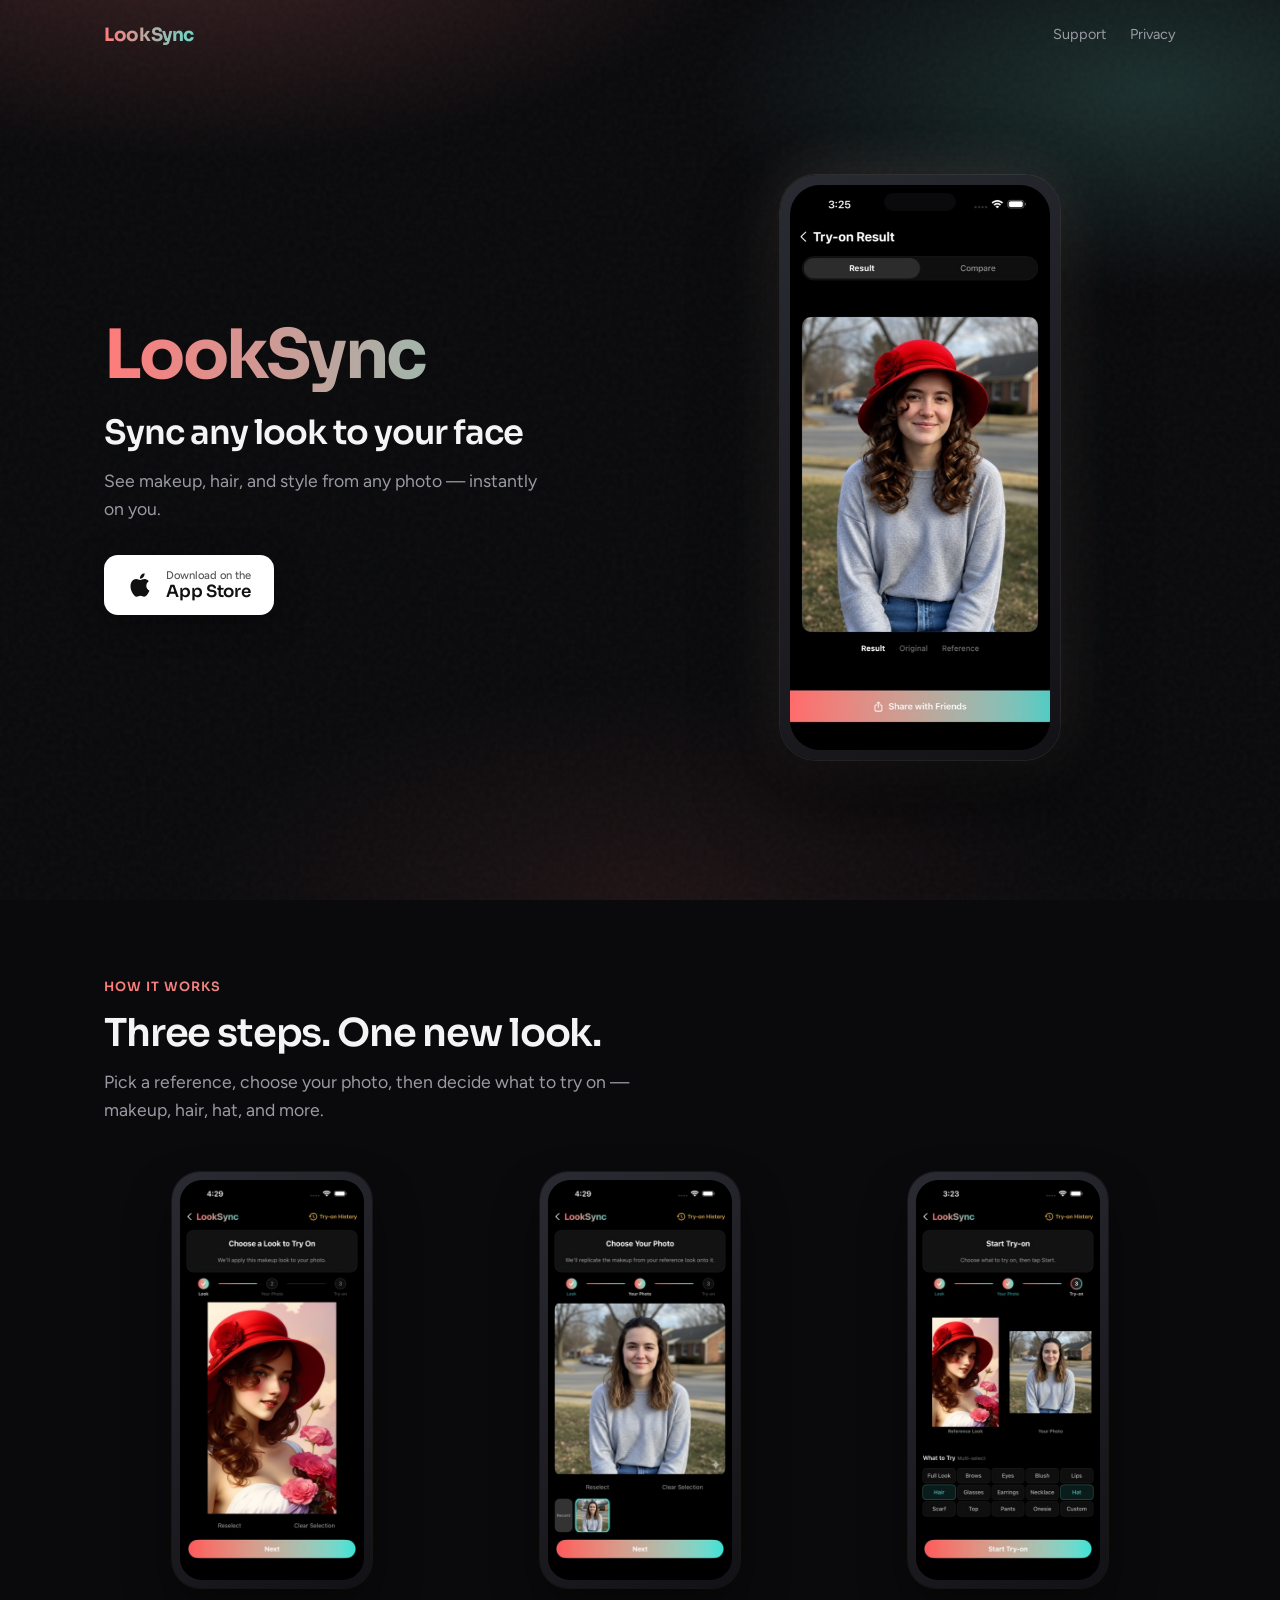
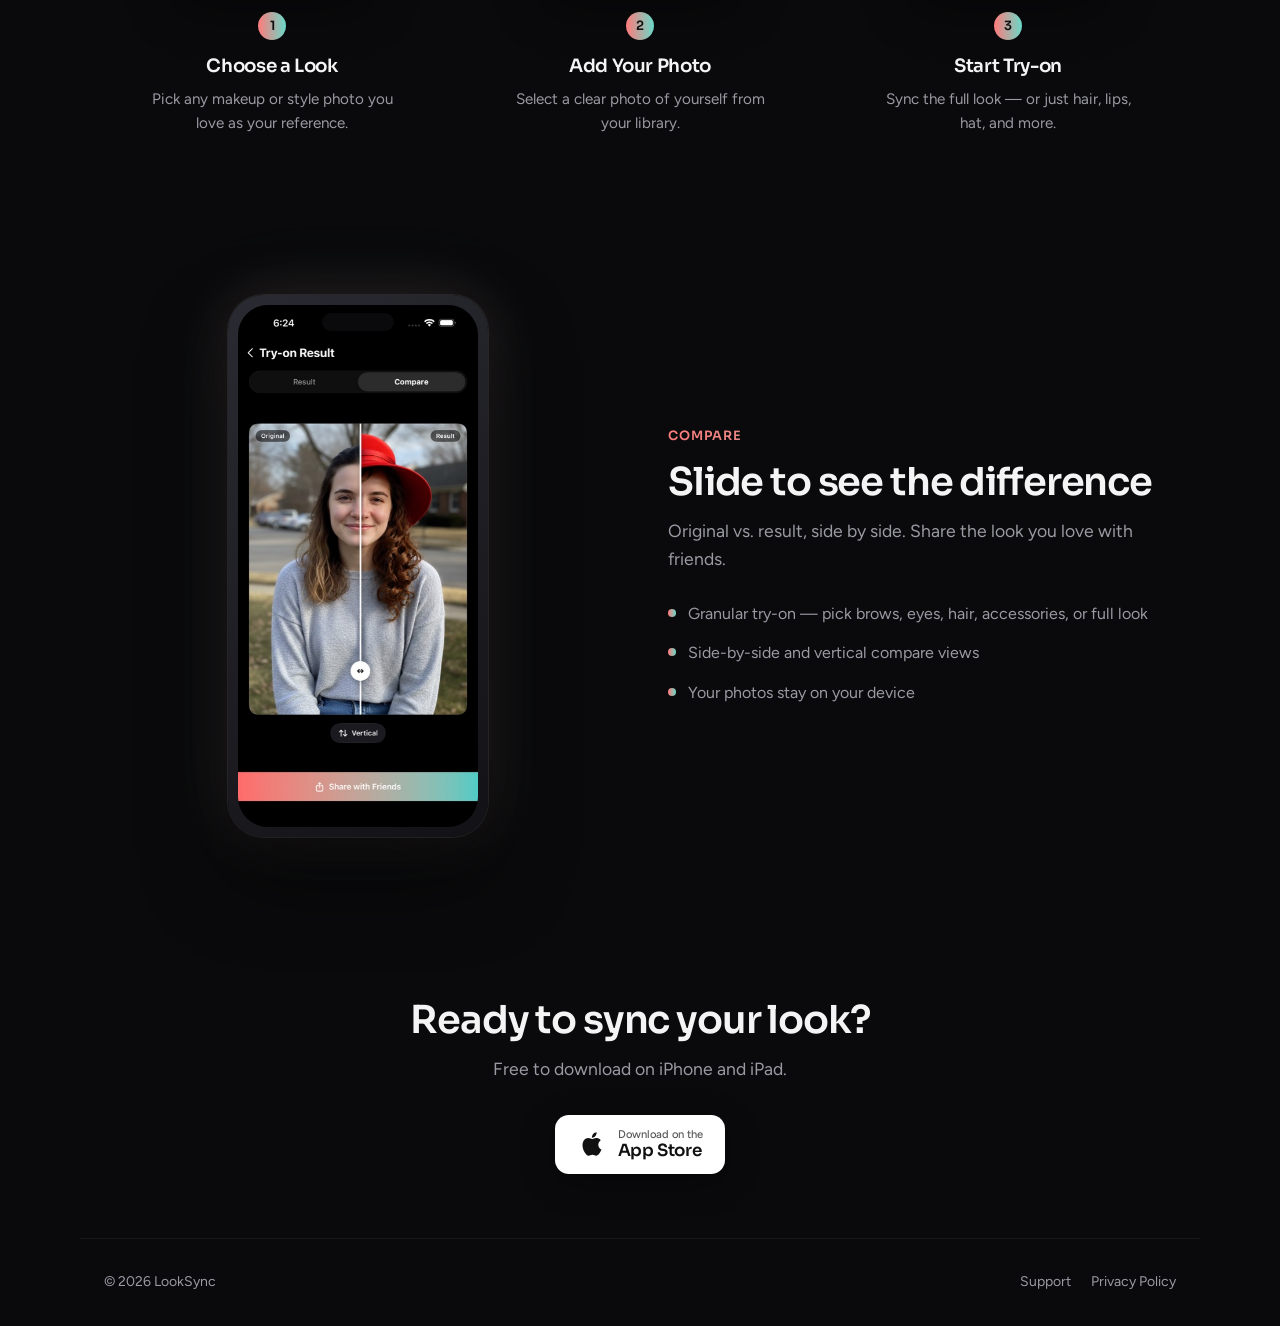
<file: index.html>
<!DOCTYPE html>
<html lang="en">
<head>
    <meta charset="UTF-8">
    <meta name="viewport" content="width=device-width, initial-scale=1.0">
    <title>LookSync — Sync any look to your face</title>
    <meta name="description" content="See any makeup look on your own face instantly. Sync stunning styles to your photos with LookSync.">
    <meta property="og:title" content="LookSync — Sync any look to your face">
    <meta property="og:description" content="See any makeup look on your own face instantly. Sync stunning styles to your photos.">
    <meta property="og:type" content="website">
    <link rel="preconnect" href="https://fonts.googleapis.com">
    <link rel="preconnect" href="https://fonts.gstatic.com" crossorigin>
    <link href="https://fonts.googleapis.com/css2?family=Figtree:wght@400;500;600&family=Sora:wght@500;600;700&display=swap" rel="stylesheet">
    <style>
        :root {
            --bg: #0a0a0c;
            --bg-elevated: #141418;
            --text: #f4f4f5;
            --text-muted: #9a9aa3;
            --coral: #ff7b7b;
            --teal: #6ad9c9;
            --gradient: linear-gradient(90deg, var(--coral) 0%, var(--teal) 100%);
            --max: 1120px;
            --phone-radius: 36px;
        }

        * {
            margin: 0;
            padding: 0;
            box-sizing: border-box;
        }

        html {
            scroll-behavior: smooth;
        }

        body {
            font-family: "Figtree", sans-serif;
            color: var(--text);
            background: var(--bg);
            line-height: 1.6;
            overflow-x: hidden;
        }

        a {
            color: inherit;
            text-decoration: none;
        }

        img {
            display: block;
            max-width: 100%;
            height: auto;
        }

        /* ——— Atmosphere ——— */
        .atmosphere {
            position: fixed;
            inset: 0;
            pointer-events: none;
            z-index: 0;
            background:
                radial-gradient(ellipse 80% 50% at 15% -10%, rgba(255, 123, 123, 0.22), transparent 55%),
                radial-gradient(ellipse 70% 45% at 90% 10%, rgba(106, 217, 201, 0.18), transparent 50%),
                radial-gradient(ellipse 60% 40% at 50% 100%, rgba(255, 123, 123, 0.08), transparent 60%),
                var(--bg);
        }

        .noise {
            position: fixed;
            inset: 0;
            pointer-events: none;
            z-index: 1;
            opacity: 0.035;
            background-image: url("data:image/svg+xml,%3Csvg viewBox='0 0 200 200' xmlns='http://www.w3.org/2000/svg'%3E%3Cfilter id='n'%3E%3CfeTurbulence type='fractalNoise' baseFrequency='0.85' numOctaves='4' stitchTiles='stitch'/%3E%3C/filter%3E%3Crect width='100%25' height='100%25' filter='url(%23n)'/%3E%3C/svg%3E");
        }

        .page {
            position: relative;
            z-index: 2;
        }

        /* ——— Nav ——— */
        .nav {
            display: flex;
            align-items: center;
            justify-content: space-between;
            max-width: var(--max);
            margin: 0 auto;
            padding: 1.25rem 1.5rem;
        }

        .nav-brand {
            font-family: "Sora", sans-serif;
            font-weight: 700;
            font-size: 1.15rem;
            letter-spacing: -0.02em;
            background: var(--gradient);
            -webkit-background-clip: text;
            background-clip: text;
            color: transparent;
        }

        .nav-links {
            display: flex;
            gap: 1.5rem;
            font-size: 0.9rem;
            color: var(--text-muted);
        }

        .nav-links a:hover {
            color: var(--text);
        }

        /* ——— Hero ——— */
        .hero {
            min-height: calc(100svh - 4.5rem);
            display: grid;
            grid-template-columns: 1fr 1fr;
            align-items: center;
            gap: 3rem;
            max-width: var(--max);
            margin: 0 auto;
            padding: 2rem 1.5rem 4rem;
        }

        .hero-copy {
            max-width: 32rem;
        }

        .brand {
            font-family: "Sora", sans-serif;
            font-weight: 700;
            font-size: clamp(2.75rem, 6vw, 4.25rem);
            letter-spacing: -0.04em;
            line-height: 1.05;
            margin-bottom: 1.25rem;
            background: var(--gradient);
            -webkit-background-clip: text;
            background-clip: text;
            color: transparent;
            animation: rise 0.9s ease-out both;
        }

        .hero h1 {
            font-family: "Sora", sans-serif;
            font-weight: 600;
            font-size: clamp(1.5rem, 3.2vw, 2.1rem);
            letter-spacing: -0.03em;
            line-height: 1.25;
            margin-bottom: 0.85rem;
            color: var(--text);
            animation: rise 0.9s ease-out 0.12s both;
        }

        .hero-lead {
            font-size: 1.1rem;
            color: var(--text-muted);
            margin-bottom: 2rem;
            max-width: 28rem;
            animation: rise 0.9s ease-out 0.22s both;
        }

        .cta-row {
            display: flex;
            flex-wrap: wrap;
            align-items: center;
            gap: 1rem;
            animation: rise 0.9s ease-out 0.32s both;
        }

        .btn-store {
            display: inline-flex;
            align-items: center;
            gap: 0.75rem;
            padding: 0.85rem 1.4rem;
            border-radius: 14px;
            background: #fff;
            color: #111;
            font-family: "Sora", sans-serif;
            font-weight: 600;
            font-size: 0.95rem;
            transition: transform 0.25s ease, box-shadow 0.25s ease;
            box-shadow: 0 8px 32px rgba(0, 0, 0, 0.35);
        }

        .btn-store:hover {
            transform: translateY(-2px);
            box-shadow: 0 12px 40px rgba(255, 123, 123, 0.25);
        }

        .btn-store svg {
            width: 28px;
            height: 28px;
            flex-shrink: 0;
        }

        .btn-store .btn-store-text {
            display: flex;
            flex-direction: column;
            line-height: 1.15;
            text-align: left;
        }

        .btn-store .btn-store-text small {
            font-family: "Figtree", sans-serif;
            font-weight: 500;
            font-size: 0.7rem;
            opacity: 0.7;
        }

        .btn-store .btn-store-text span {
            font-size: 1.05rem;
            letter-spacing: -0.02em;
        }

        .hero-visual {
            display: flex;
            justify-content: center;
            align-items: center;
            animation: float-in 1.1s ease-out 0.2s both;
        }

        .phone {
            position: relative;
            width: min(280px, 70vw);
            border-radius: var(--phone-radius);
            padding: 10px;
            background: linear-gradient(145deg, #2a2a32, #121216);
            box-shadow:
                0 0 0 1px rgba(255, 255, 255, 0.08),
                0 40px 80px rgba(0, 0, 0, 0.55),
                0 0 60px rgba(255, 123, 123, 0.12),
                0 0 80px rgba(106, 217, 201, 0.1);
            animation: float 6s ease-in-out infinite;
        }

        .phone::before {
            content: "";
            position: absolute;
            top: 18px;
            left: 50%;
            transform: translateX(-50%);
            width: 72px;
            height: 18px;
            background: #0a0a0c;
            border-radius: 12px;
            z-index: 2;
        }

        .phone img {
            width: 100%;
            border-radius: calc(var(--phone-radius) - 6px);
            aspect-ratio: 1320 / 2868;
            object-fit: cover;
            object-position: top center;
        }

        /* ——— Sections ——— */
        section {
            max-width: var(--max);
            margin: 0 auto;
            padding: 5rem 1.5rem;
        }

        .section-label {
            font-family: "Sora", sans-serif;
            font-size: 0.8rem;
            font-weight: 600;
            letter-spacing: 0.08em;
            text-transform: uppercase;
            background: var(--gradient);
            -webkit-background-clip: text;
            background-clip: text;
            color: transparent;
            margin-bottom: 0.75rem;
        }

        .section-title {
            font-family: "Sora", sans-serif;
            font-weight: 600;
            font-size: clamp(1.75rem, 3.5vw, 2.4rem);
            letter-spacing: -0.03em;
            line-height: 1.2;
            margin-bottom: 0.75rem;
        }

        .section-lead {
            color: var(--text-muted);
            font-size: 1.1rem;
            max-width: 36rem;
            margin-bottom: 3rem;
        }

        /* How it works */
        .steps {
            display: grid;
            grid-template-columns: repeat(3, 1fr);
            gap: 2rem;
        }

        .step {
            text-align: center;
        }

        .step-phone {
            width: min(200px, 55vw);
            margin: 0 auto 1.5rem;
            border-radius: 28px;
            padding: 8px;
            background: linear-gradient(145deg, #2a2a32, #121216);
            box-shadow:
                0 0 0 1px rgba(255, 255, 255, 0.06),
                0 24px 48px rgba(0, 0, 0, 0.4);
            transition: transform 0.35s ease;
        }

        .step:hover .step-phone {
            transform: translateY(-6px);
        }

        .step-phone img {
            width: 100%;
            border-radius: 22px;
            aspect-ratio: 1320 / 2868;
            object-fit: cover;
            object-position: top center;
        }

        .step-num {
            display: inline-flex;
            align-items: center;
            justify-content: center;
            width: 1.75rem;
            height: 1.75rem;
            border-radius: 50%;
            font-family: "Sora", sans-serif;
            font-size: 0.8rem;
            font-weight: 600;
            background: var(--gradient);
            color: #111;
            margin-bottom: 0.65rem;
        }

        .step h3 {
            font-family: "Sora", sans-serif;
            font-size: 1.15rem;
            font-weight: 600;
            letter-spacing: -0.02em;
            margin-bottom: 0.4rem;
        }

        .step p {
            color: var(--text-muted);
            font-size: 0.95rem;
            max-width: 16rem;
            margin: 0 auto;
        }

        /* Compare feature */
        .compare {
            display: grid;
            grid-template-columns: 1fr 1fr;
            gap: 3.5rem;
            align-items: center;
        }

        .compare-visual {
            display: flex;
            justify-content: center;
        }

        .compare-visual .phone {
            width: min(260px, 65vw);
            animation: none;
        }

        .compare-copy .section-lead {
            margin-bottom: 1.75rem;
        }

        .feature-list {
            list-style: none;
            display: flex;
            flex-direction: column;
            gap: 0.85rem;
        }

        .feature-list li {
            display: flex;
            align-items: flex-start;
            gap: 0.75rem;
            color: var(--text-muted);
            font-size: 1rem;
        }

        .feature-list li::before {
            content: "";
            flex-shrink: 0;
            width: 8px;
            height: 8px;
            margin-top: 0.5rem;
            border-radius: 50%;
            background: var(--gradient);
        }

        /* CTA band */
        .cta-band {
            text-align: center;
            padding: 5rem 1.5rem 4rem;
            max-width: var(--max);
            margin: 0 auto;
        }

        .cta-band .section-title {
            margin-bottom: 0.75rem;
        }

        .cta-band .section-lead {
            margin: 0 auto 2rem;
        }

        .cta-band .cta-row {
            justify-content: center;
        }

        /* Footer */
        .footer {
            border-top: 1px solid rgba(255, 255, 255, 0.06);
            padding: 2rem 1.5rem;
            max-width: var(--max);
            margin: 0 auto;
            display: flex;
            flex-wrap: wrap;
            justify-content: space-between;
            align-items: center;
            gap: 1rem;
            color: var(--text-muted);
            font-size: 0.875rem;
        }

        .footer-links {
            display: flex;
            gap: 1.25rem;
        }

        .footer-links a:hover {
            color: var(--text);
        }

        /* Reveal on scroll */
        .reveal {
            opacity: 0;
            transform: translateY(28px);
            transition: opacity 0.7s ease, transform 0.7s ease;
        }

        .reveal.visible {
            opacity: 1;
            transform: translateY(0);
        }

        /* ——— Animations ——— */
        @keyframes rise {
            from {
                opacity: 0;
                transform: translateY(24px);
            }
            to {
                opacity: 1;
                transform: translateY(0);
            }
        }

        @keyframes float-in {
            from {
                opacity: 0;
                transform: translateY(40px) scale(0.96);
            }
            to {
                opacity: 1;
                transform: translateY(0) scale(1);
            }
        }

        @keyframes float {
            0%, 100% { transform: translateY(0); }
            50% { transform: translateY(-12px); }
        }

        /* ——— Responsive ——— */
        @media (max-width: 900px) {
            .hero {
                grid-template-columns: 1fr;
                text-align: center;
                min-height: auto;
                padding-top: 1.5rem;
                gap: 2.5rem;
            }

            .hero-copy {
                max-width: none;
                margin: 0 auto;
            }

            .hero-lead {
                margin-left: auto;
                margin-right: auto;
            }

            .cta-row {
                justify-content: center;
            }

            .steps {
                grid-template-columns: 1fr;
                gap: 3rem;
            }

            .compare {
                grid-template-columns: 1fr;
                gap: 2.5rem;
                text-align: center;
            }

            .compare-copy .section-lead {
                margin-left: auto;
                margin-right: auto;
            }

            .feature-list {
                align-items: center;
            }

            .feature-list li {
                justify-content: center;
                text-align: left;
            }
        }

        @media (max-width: 480px) {
            .nav-links {
                gap: 1rem;
                font-size: 0.8rem;
            }

            .phone {
                width: min(240px, 72vw);
            }
        }

        @media (prefers-reduced-motion: reduce) {
            *, *::before, *::after {
                animation: none !important;
                transition: none !important;
            }

            .reveal {
                opacity: 1;
                transform: none;
            }
        }
    </style>
</head>
<body>
    <div class="atmosphere" aria-hidden="true"></div>
    <div class="noise" aria-hidden="true"></div>

    <div class="page">
        <nav class="nav">
            <a href="index.html" class="nav-brand">LookSync</a>
            <div class="nav-links">
                <a href="support.html">Support</a>
                <a href="privacy.html">Privacy</a>
            </div>
        </nav>

        <header class="hero">
            <div class="hero-copy">
                <p class="brand">LookSync</p>
                <h1>Sync any look to your face</h1>
                <p class="hero-lead">See makeup, hair, and style from any photo — instantly on you.</p>
                <div class="cta-row">
                    <a class="btn-store" href="https://apps.apple.com/us/app/looksync/id6756872054" target="_blank" rel="noopener noreferrer">
                        <svg viewBox="0 0 24 24" fill="currentColor" aria-hidden="true">
                            <path d="M18.71 19.5C17.88 20.74 17 21.95 15.66 21.97C14.32 22 13.89 21.18 12.37 21.18C10.84 21.18 10.37 21.95 9.09997 22C7.78997 22.05 6.79997 20.68 5.95997 19.47C4.24997 16.97 2.93997 12.45 4.69997 9.39C5.56997 7.87 7.12997 6.91 8.81997 6.88C10.1 6.86 11.32 7.75 12.11 7.75C12.89 7.75 14.37 6.68 15.92 6.84C16.57 6.87 18.39 7.1 19.56 8.82C19.47 8.88 17.39 10.1 17.41 12.63C17.44 15.65 20.06 16.66 20.09 16.67C20.06 16.74 19.67 18.11 18.71 19.5ZM13 3.5C13.73 2.67 14.94 2.04 15.94 2C16.07 3.17 15.6 4.35 14.9 5.19C14.21 6.04 13.07 6.7 11.95 6.61C11.8 5.46 12.36 4.26 13 3.5Z"/>
                        </svg>
                        <span class="btn-store-text">
                            <small>Download on the</small>
                            <span>App Store</span>
                        </span>
                    </a>
                </div>
            </div>
            <div class="hero-visual">
                <div class="phone">
                    <img src="assets/screenshots/step5-result.jpg" alt="LookSync try-on result showing a red hat synced onto a photo" width="900" height="1955" fetchpriority="high">
                </div>
            </div>
        </header>

        <section class="how" id="how">
            <p class="section-label reveal">How it works</p>
            <h2 class="section-title reveal">Three steps. One new look.</h2>
            <p class="section-lead reveal">Pick a reference, choose your photo, then decide what to try on — makeup, hair, hat, and more.</p>

            <div class="steps">
                <article class="step reveal">
                    <div class="step-phone">
                        <img src="assets/screenshots/step1-origin.jpg" alt="Choose a look to try on" width="900" height="1955" loading="lazy">
                    </div>
                    <span class="step-num">1</span>
                    <h3>Choose a Look</h3>
                    <p>Pick any makeup or style photo you love as your reference.</p>
                </article>
                <article class="step reveal">
                    <div class="step-phone">
                        <img src="assets/screenshots/step2-reference.jpg" alt="Choose your photo" width="900" height="1955" loading="lazy">
                    </div>
                    <span class="step-num">2</span>
                    <h3>Add Your Photo</h3>
                    <p>Select a clear photo of yourself from your library.</p>
                </article>
                <article class="step reveal">
                    <div class="step-phone">
                        <img src="assets/screenshots/step3-option.jpg" alt="Select what to try on" width="900" height="1955" loading="lazy">
                    </div>
                    <span class="step-num">3</span>
                    <h3>Start Try-on</h3>
                    <p>Sync the full look — or just hair, lips, hat, and more.</p>
                </article>
            </div>
        </section>

        <section class="compare-section">
            <div class="compare">
                <div class="compare-visual reveal">
                    <div class="phone">
                        <img src="assets/screenshots/step6-compare.jpg" alt="Before and after comparison slider in LookSync" width="900" height="1955" loading="lazy">
                    </div>
                </div>
                <div class="compare-copy">
                    <p class="section-label reveal">Compare</p>
                    <h2 class="section-title reveal">Slide to see the difference</h2>
                    <p class="section-lead reveal">Original vs. result, side by side. Share the look you love with friends.</p>
                    <ul class="feature-list reveal">
                        <li>Granular try-on — pick brows, eyes, hair, accessories, or full look</li>
                        <li>Side-by-side and vertical compare views</li>
                        <li>Your photos stay on your device</li>
                    </ul>
                </div>
            </div>
        </section>

        <div class="cta-band">
            <h2 class="section-title reveal">Ready to sync your look?</h2>
            <p class="section-lead reveal">Free to download on iPhone and iPad.</p>
            <div class="cta-row reveal">
                <a class="btn-store" href="https://apps.apple.com/us/app/looksync/id6756872054" target="_blank" rel="noopener noreferrer">
                    <svg viewBox="0 0 24 24" fill="currentColor" aria-hidden="true">
                        <path d="M18.71 19.5C17.88 20.74 17 21.95 15.66 21.97C14.32 22 13.89 21.18 12.37 21.18C10.84 21.18 10.37 21.95 9.09997 22C7.78997 22.05 6.79997 20.68 5.95997 19.47C4.24997 16.97 2.93997 12.45 4.69997 9.39C5.56997 7.87 7.12997 6.91 8.81997 6.88C10.1 6.86 11.32 7.75 12.11 7.75C12.89 7.75 14.37 6.68 15.92 6.84C16.57 6.87 18.39 7.1 19.56 8.82C19.47 8.88 17.39 10.1 17.41 12.63C17.44 15.65 20.06 16.66 20.09 16.67C20.06 16.74 19.67 18.11 18.71 19.5ZM13 3.5C13.73 2.67 14.94 2.04 15.94 2C16.07 3.17 15.6 4.35 14.9 5.19C14.21 6.04 13.07 6.7 11.95 6.61C11.8 5.46 12.36 4.26 13 3.5Z"/>
                    </svg>
                    <span class="btn-store-text">
                        <small>Download on the</small>
                        <span>App Store</span>
                    </span>
                </a>
            </div>
        </div>

        <footer class="footer">
            <p>&copy; 2026 LookSync</p>
            <div class="footer-links">
                <a href="support.html">Support</a>
                <a href="privacy.html">Privacy Policy</a>
            </div>
        </footer>
    </div>

    <script>
        const reveals = document.querySelectorAll(".reveal");
        if ("IntersectionObserver" in window) {
            const io = new IntersectionObserver(
                (entries) => {
                    entries.forEach((entry) => {
                        if (entry.isIntersecting) {
                            entry.target.classList.add("visible");
                            io.unobserve(entry.target);
                        }
                    });
                },
                { threshold: 0.15, rootMargin: "0px 0px -40px 0px" }
            );
            reveals.forEach((el) => io.observe(el));
        } else {
            reveals.forEach((el) => el.classList.add("visible"));
        }
    </script>
</body>
</html>
</file>
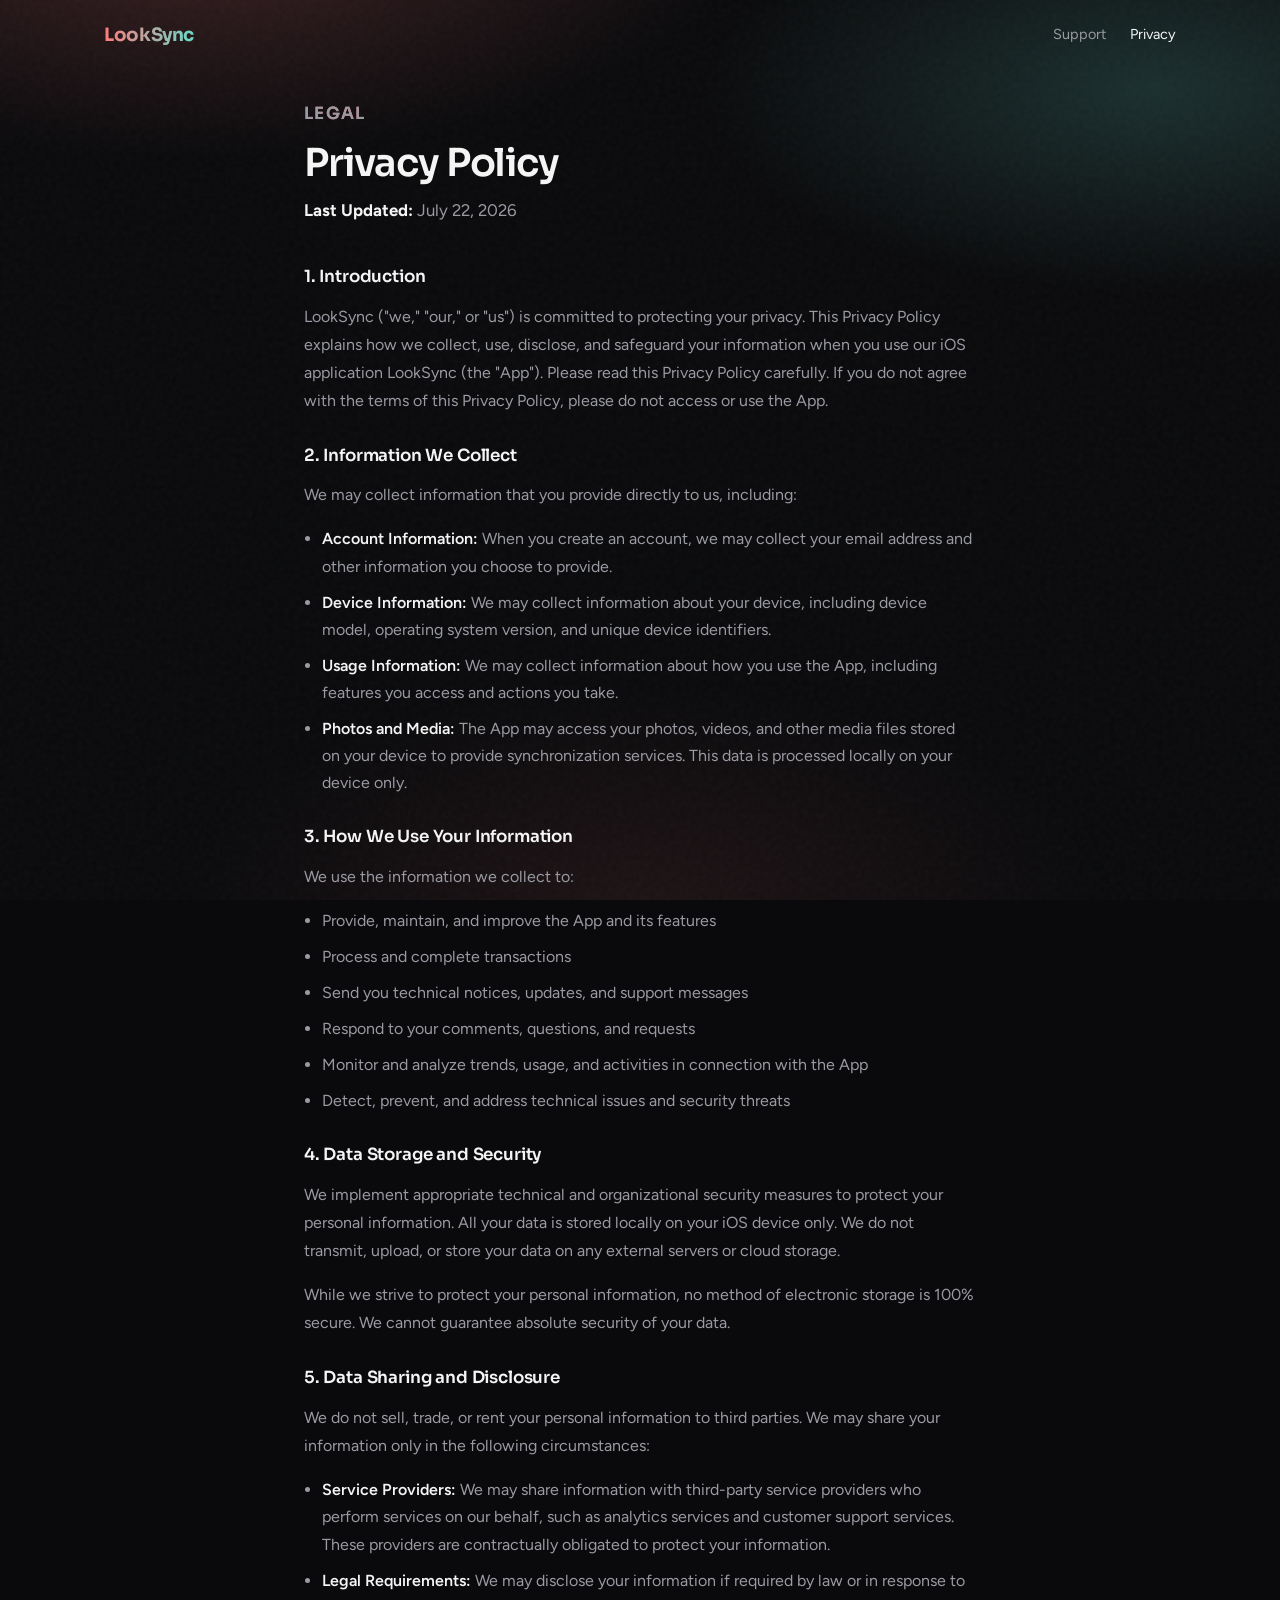
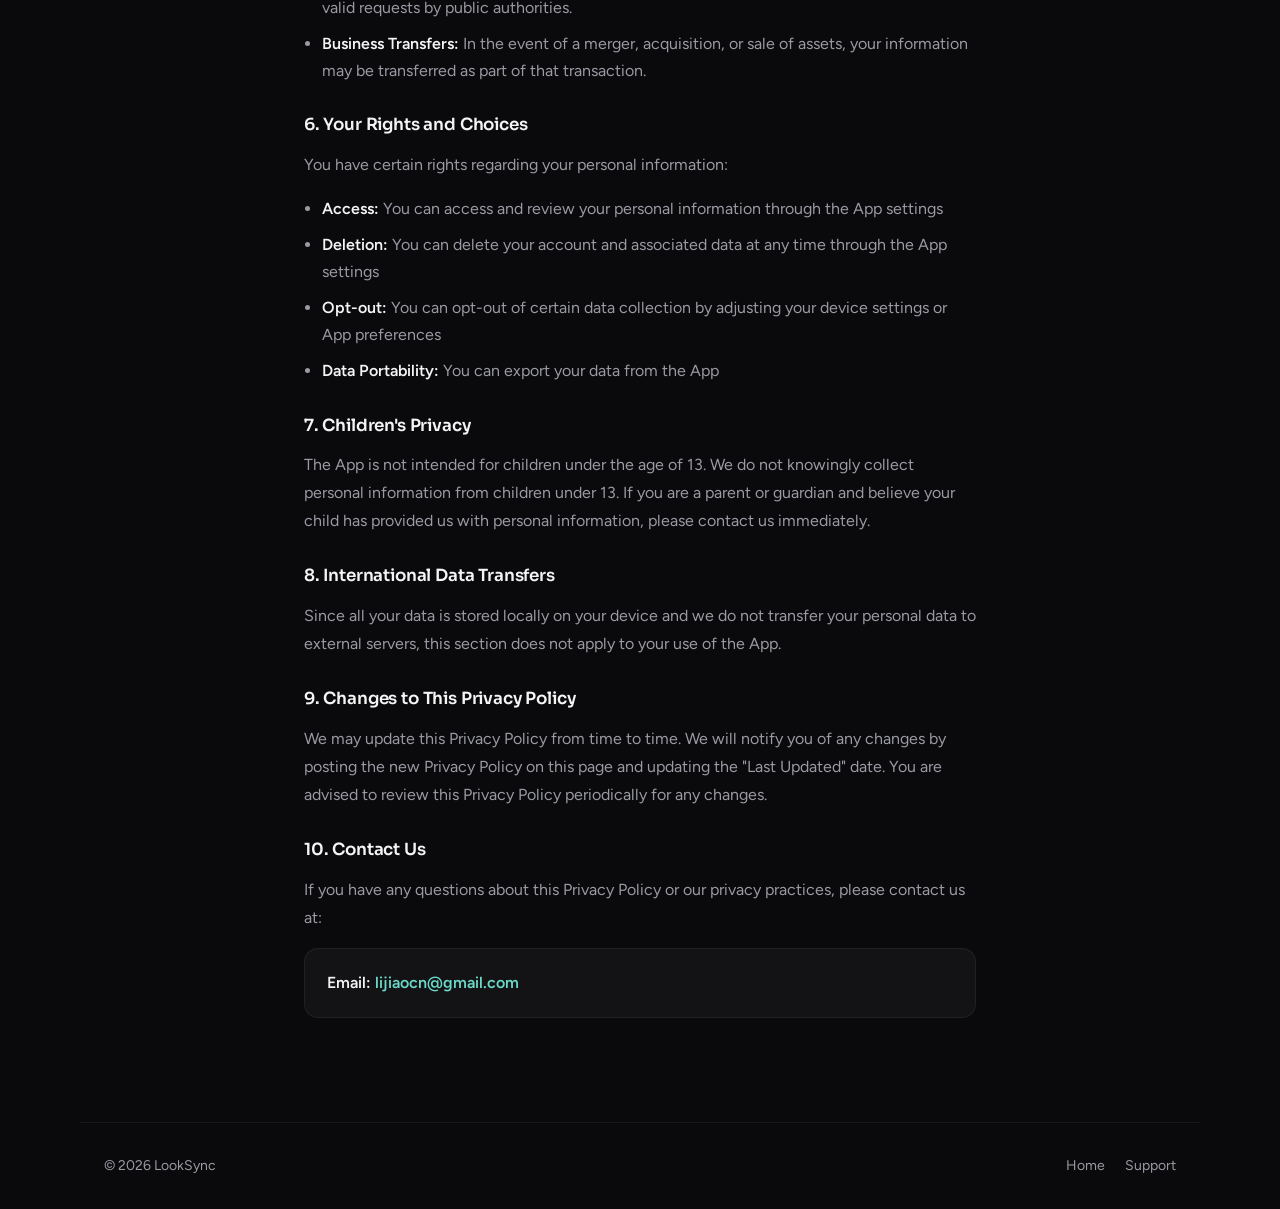
<file: privacy.html>
<!DOCTYPE html>
<html lang="en">
<head>
    <meta charset="UTF-8">
    <meta name="viewport" content="width=device-width, initial-scale=1.0">
    <title>LookSync — Privacy Policy</title>
    <meta name="description" content="LookSync Privacy Policy. Learn how we handle your information.">
    <link rel="preconnect" href="https://fonts.googleapis.com">
    <link rel="preconnect" href="https://fonts.gstatic.com" crossorigin>
    <link href="https://fonts.googleapis.com/css2?family=Figtree:wght@400;500;600&family=Sora:wght@500;600;700&display=swap" rel="stylesheet">
    <link rel="stylesheet" href="assets/site.css">
</head>
<body>
    <div class="atmosphere" aria-hidden="true"></div>
    <div class="noise" aria-hidden="true"></div>

    <div class="page">
        <nav class="nav">
            <a href="index.html" class="nav-brand">LookSync</a>
            <div class="nav-links">
                <a href="support.html">Support</a>
                <a href="privacy.html" aria-current="page">Privacy</a>
            </div>
        </nav>

        <main class="doc-main">
            <header class="doc-header">
                <p class="doc-label">Legal</p>
                <h1>Privacy Policy</h1>
                <p class="meta"><strong>Last Updated:</strong> July 22, 2026</p>
            </header>

            <section class="doc-section">
                <h3>1. Introduction</h3>
                <p>LookSync ("we," "our," or "us") is committed to protecting your privacy. This Privacy Policy explains how we collect, use, disclose, and safeguard your information when you use our iOS application LookSync (the "App"). Please read this Privacy Policy carefully. If you do not agree with the terms of this Privacy Policy, please do not access or use the App.</p>

                <h3>2. Information We Collect</h3>
                <p>We may collect information that you provide directly to us, including:</p>
                <ul>
                    <li><strong>Account Information:</strong> When you create an account, we may collect your email address and other information you choose to provide.</li>
                    <li><strong>Device Information:</strong> We may collect information about your device, including device model, operating system version, and unique device identifiers.</li>
                    <li><strong>Usage Information:</strong> We may collect information about how you use the App, including features you access and actions you take.</li>
                    <li><strong>Photos and Media:</strong> The App may access your photos, videos, and other media files stored on your device to provide synchronization services. This data is processed locally on your device only.</li>
                </ul>

                <h3>3. How We Use Your Information</h3>
                <p>We use the information we collect to:</p>
                <ul>
                    <li>Provide, maintain, and improve the App and its features</li>
                    <li>Process and complete transactions</li>
                    <li>Send you technical notices, updates, and support messages</li>
                    <li>Respond to your comments, questions, and requests</li>
                    <li>Monitor and analyze trends, usage, and activities in connection with the App</li>
                    <li>Detect, prevent, and address technical issues and security threats</li>
                </ul>

                <h3>4. Data Storage and Security</h3>
                <p>We implement appropriate technical and organizational security measures to protect your personal information. All your data is stored locally on your iOS device only. We do not transmit, upload, or store your data on any external servers or cloud storage.</p>
                <p>While we strive to protect your personal information, no method of electronic storage is 100% secure. We cannot guarantee absolute security of your data.</p>

                <h3>5. Data Sharing and Disclosure</h3>
                <p>We do not sell, trade, or rent your personal information to third parties. We may share your information only in the following circumstances:</p>
                <ul>
                    <li><strong>Service Providers:</strong> We may share information with third-party service providers who perform services on our behalf, such as analytics services and customer support services. These providers are contractually obligated to protect your information.</li>
                    <li><strong>Legal Requirements:</strong> We may disclose your information if required by law or in response to valid requests by public authorities.</li>
                    <li><strong>Business Transfers:</strong> In the event of a merger, acquisition, or sale of assets, your information may be transferred as part of that transaction.</li>
                </ul>

                <h3>6. Your Rights and Choices</h3>
                <p>You have certain rights regarding your personal information:</p>
                <ul>
                    <li><strong>Access:</strong> You can access and review your personal information through the App settings</li>
                    <li><strong>Deletion:</strong> You can delete your account and associated data at any time through the App settings</li>
                    <li><strong>Opt-out:</strong> You can opt-out of certain data collection by adjusting your device settings or App preferences</li>
                    <li><strong>Data Portability:</strong> You can export your data from the App</li>
                </ul>

                <h3>7. Children's Privacy</h3>
                <p>The App is not intended for children under the age of 13. We do not knowingly collect personal information from children under 13. If you are a parent or guardian and believe your child has provided us with personal information, please contact us immediately.</p>

                <h3>8. International Data Transfers</h3>
                <p>Since all your data is stored locally on your device and we do not transfer your personal data to external servers, this section does not apply to your use of the App.</p>

                <h3>9. Changes to This Privacy Policy</h3>
                <p>We may update this Privacy Policy from time to time. We will notify you of any changes by posting the new Privacy Policy on this page and updating the "Last Updated" date. You are advised to review this Privacy Policy periodically for any changes.</p>

                <h3>10. Contact Us</h3>
                <p>If you have any questions about this Privacy Policy or our privacy practices, please contact us at:</p>
                <div class="panel">
                    <p><strong>Email:</strong> <a href="mailto:lijiaocn@gmail.com">lijiaocn@gmail.com</a></p>
                </div>
            </section>
        </main>

        <footer class="footer">
            <p>&copy; 2026 LookSync</p>
            <div class="footer-links">
                <a href="index.html">Home</a>
                <a href="support.html">Support</a>
            </div>
        </footer>
    </div>
</body>
</html>
</file>
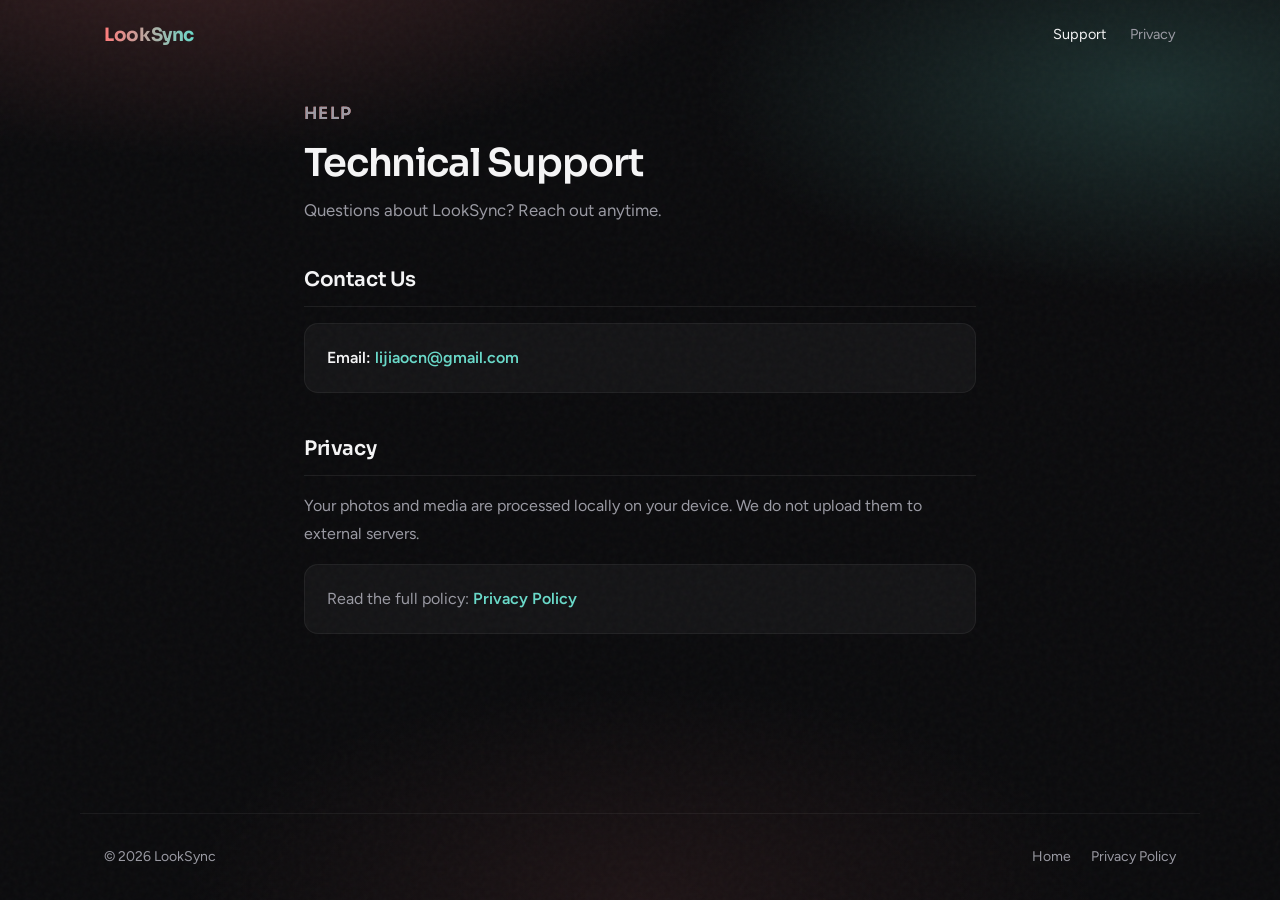
<file: support.html>
<!DOCTYPE html>
<html lang="en">
<head>
    <meta charset="UTF-8">
    <meta name="viewport" content="width=device-width, initial-scale=1.0">
    <title>LookSync — Support</title>
    <meta name="description" content="Get help with LookSync. Contact support and find privacy information.">
    <link rel="preconnect" href="https://fonts.googleapis.com">
    <link rel="preconnect" href="https://fonts.gstatic.com" crossorigin>
    <link href="https://fonts.googleapis.com/css2?family=Figtree:wght@400;500;600&family=Sora:wght@500;600;700&display=swap" rel="stylesheet">
    <link rel="stylesheet" href="assets/site.css">
</head>
<body>
    <div class="atmosphere" aria-hidden="true"></div>
    <div class="noise" aria-hidden="true"></div>

    <div class="page">
        <nav class="nav">
            <a href="index.html" class="nav-brand">LookSync</a>
            <div class="nav-links">
                <a href="support.html" aria-current="page">Support</a>
                <a href="privacy.html">Privacy</a>
            </div>
        </nav>

        <main class="doc-main">
            <header class="doc-header">
                <p class="doc-label">Help</p>
                <h1>Technical Support</h1>
                <p>Questions about LookSync? Reach out anytime.</p>
            </header>

            <section class="doc-section">
                <h2>Contact Us</h2>
                <div class="panel">
                    <p><strong>Email:</strong> <a href="mailto:lijiaocn@gmail.com">lijiaocn@gmail.com</a></p>
                </div>
            </section>

            <section class="doc-section">
                <h2>Privacy</h2>
                <p>Your photos and media are processed locally on your device. We do not upload them to external servers.</p>
                <div class="panel">
                    <p>Read the full policy: <a href="privacy.html">Privacy Policy</a></p>
                </div>
            </section>
        </main>

        <footer class="footer">
            <p>&copy; 2026 LookSync</p>
            <div class="footer-links">
                <a href="index.html">Home</a>
                <a href="privacy.html">Privacy Policy</a>
            </div>
        </footer>
    </div>
</body>
</html>
</file>
<file: assets/site.css>
/* Shared LookSync site styles */
:root {
    --bg: #0a0a0c;
    --bg-elevated: #141418;
    --bg-panel: rgba(255, 255, 255, 0.04);
    --text: #f4f4f5;
    --text-muted: #9a9aa3;
    --coral: #ff7b7b;
    --teal: #6ad9c9;
    --gradient: linear-gradient(90deg, var(--coral) 0%, var(--teal) 100%);
    --max: 1120px;
    --prose-max: 720px;
}

* {
    margin: 0;
    padding: 0;
    box-sizing: border-box;
}

html {
    scroll-behavior: smooth;
}

body {
    font-family: "Figtree", sans-serif;
    color: var(--text);
    background: var(--bg);
    line-height: 1.6;
    overflow-x: hidden;
    min-height: 100vh;
}

a {
    color: inherit;
    text-decoration: none;
}

img {
    display: block;
    max-width: 100%;
    height: auto;
}

/* Atmosphere */
.atmosphere {
    position: fixed;
    inset: 0;
    pointer-events: none;
    z-index: 0;
    background:
        radial-gradient(ellipse 80% 50% at 15% -10%, rgba(255, 123, 123, 0.22), transparent 55%),
        radial-gradient(ellipse 70% 45% at 90% 10%, rgba(106, 217, 201, 0.18), transparent 50%),
        radial-gradient(ellipse 60% 40% at 50% 100%, rgba(255, 123, 123, 0.08), transparent 60%),
        var(--bg);
}

.noise {
    position: fixed;
    inset: 0;
    pointer-events: none;
    z-index: 1;
    opacity: 0.035;
    background-image: url("data:image/svg+xml,%3Csvg viewBox='0 0 200 200' xmlns='http://www.w3.org/2000/svg'%3E%3Cfilter id='n'%3E%3CfeTurbulence type='fractalNoise' baseFrequency='0.85' numOctaves='4' stitchTiles='stitch'/%3E%3C/filter%3E%3Crect width='100%25' height='100%25' filter='url(%23n)'/%3E%3C/svg%3E");
}

.page {
    position: relative;
    z-index: 2;
    min-height: 100vh;
    display: flex;
    flex-direction: column;
}

/* Nav */
.nav {
    display: flex;
    align-items: center;
    justify-content: space-between;
    max-width: var(--max);
    width: 100%;
    margin: 0 auto;
    padding: 1.25rem 1.5rem;
}

.nav-brand {
    font-family: "Sora", sans-serif;
    font-weight: 700;
    font-size: 1.15rem;
    letter-spacing: -0.02em;
    background: var(--gradient);
    -webkit-background-clip: text;
    background-clip: text;
    color: transparent;
}

.nav-links {
    display: flex;
    gap: 1.5rem;
    font-size: 0.9rem;
    color: var(--text-muted);
}

.nav-links a:hover {
    color: var(--text);
}

.nav-links a[aria-current="page"] {
    color: var(--text);
}

/* Doc pages (support / privacy) */
.doc-main {
    flex: 1;
    width: 100%;
    max-width: var(--prose-max);
    margin: 0 auto;
    padding: 2rem 1.5rem 4rem;
}

.doc-header {
    margin-bottom: 2.5rem;
}

.doc-label {
    font-family: "Sora", sans-serif;
    font-size: 0.8rem;
    font-weight: 600;
    letter-spacing: 0.08em;
    text-transform: uppercase;
    background: var(--gradient);
    -webkit-background-clip: text;
    background-clip: text;
    color: transparent;
    margin-bottom: 0.75rem;
}

.doc-header h1 {
    font-family: "Sora", sans-serif;
    font-weight: 600;
    font-size: clamp(1.75rem, 4vw, 2.4rem);
    letter-spacing: -0.03em;
    line-height: 1.2;
    margin-bottom: 0.65rem;
}

.doc-header p {
    color: var(--text-muted);
    font-size: 1.05rem;
}

.doc-section {
    margin-bottom: 2.5rem;
}

.doc-section h2 {
    font-family: "Sora", sans-serif;
    font-weight: 600;
    font-size: 1.25rem;
    letter-spacing: -0.02em;
    margin-bottom: 1rem;
    padding-bottom: 0.65rem;
    border-bottom: 1px solid rgba(255, 255, 255, 0.08);
}

.doc-section h3 {
    font-family: "Sora", sans-serif;
    font-weight: 600;
    font-size: 1.05rem;
    letter-spacing: -0.01em;
    margin-top: 1.75rem;
    margin-bottom: 0.75rem;
    color: var(--text);
}

.doc-section p {
    color: var(--text-muted);
    margin-bottom: 1rem;
    line-height: 1.75;
}

.doc-section p strong,
.doc-section li strong {
    color: var(--text);
    font-weight: 600;
}

.doc-section ul {
    margin: 0 0 1rem 1.15rem;
    color: var(--text-muted);
}

.doc-section li {
    margin-bottom: 0.55rem;
    line-height: 1.7;
}

.panel {
    background: var(--bg-panel);
    border: 1px solid rgba(255, 255, 255, 0.06);
    border-radius: 14px;
    padding: 1.25rem 1.4rem;
    margin-top: 0.75rem;
}

.panel a {
    color: var(--teal);
    font-weight: 600;
}

.panel a:hover {
    text-decoration: underline;
}

.panel p {
    margin-bottom: 0.4rem;
}

.panel p:last-child {
    margin-bottom: 0;
}

.meta {
    color: var(--text-muted);
    font-size: 0.95rem;
    margin-bottom: 1.5rem;
}

.meta strong {
    color: var(--text);
}

/* Footer */
.footer {
    border-top: 1px solid rgba(255, 255, 255, 0.06);
    padding: 2rem 1.5rem;
    max-width: var(--max);
    width: 100%;
    margin: 0 auto;
    display: flex;
    flex-wrap: wrap;
    justify-content: space-between;
    align-items: center;
    gap: 1rem;
    color: var(--text-muted);
    font-size: 0.875rem;
}

.footer-links {
    display: flex;
    gap: 1.25rem;
}

.footer-links a:hover {
    color: var(--text);
}

@media (max-width: 480px) {
    .nav-links {
        gap: 1rem;
        font-size: 0.8rem;
    }
}
</file>
